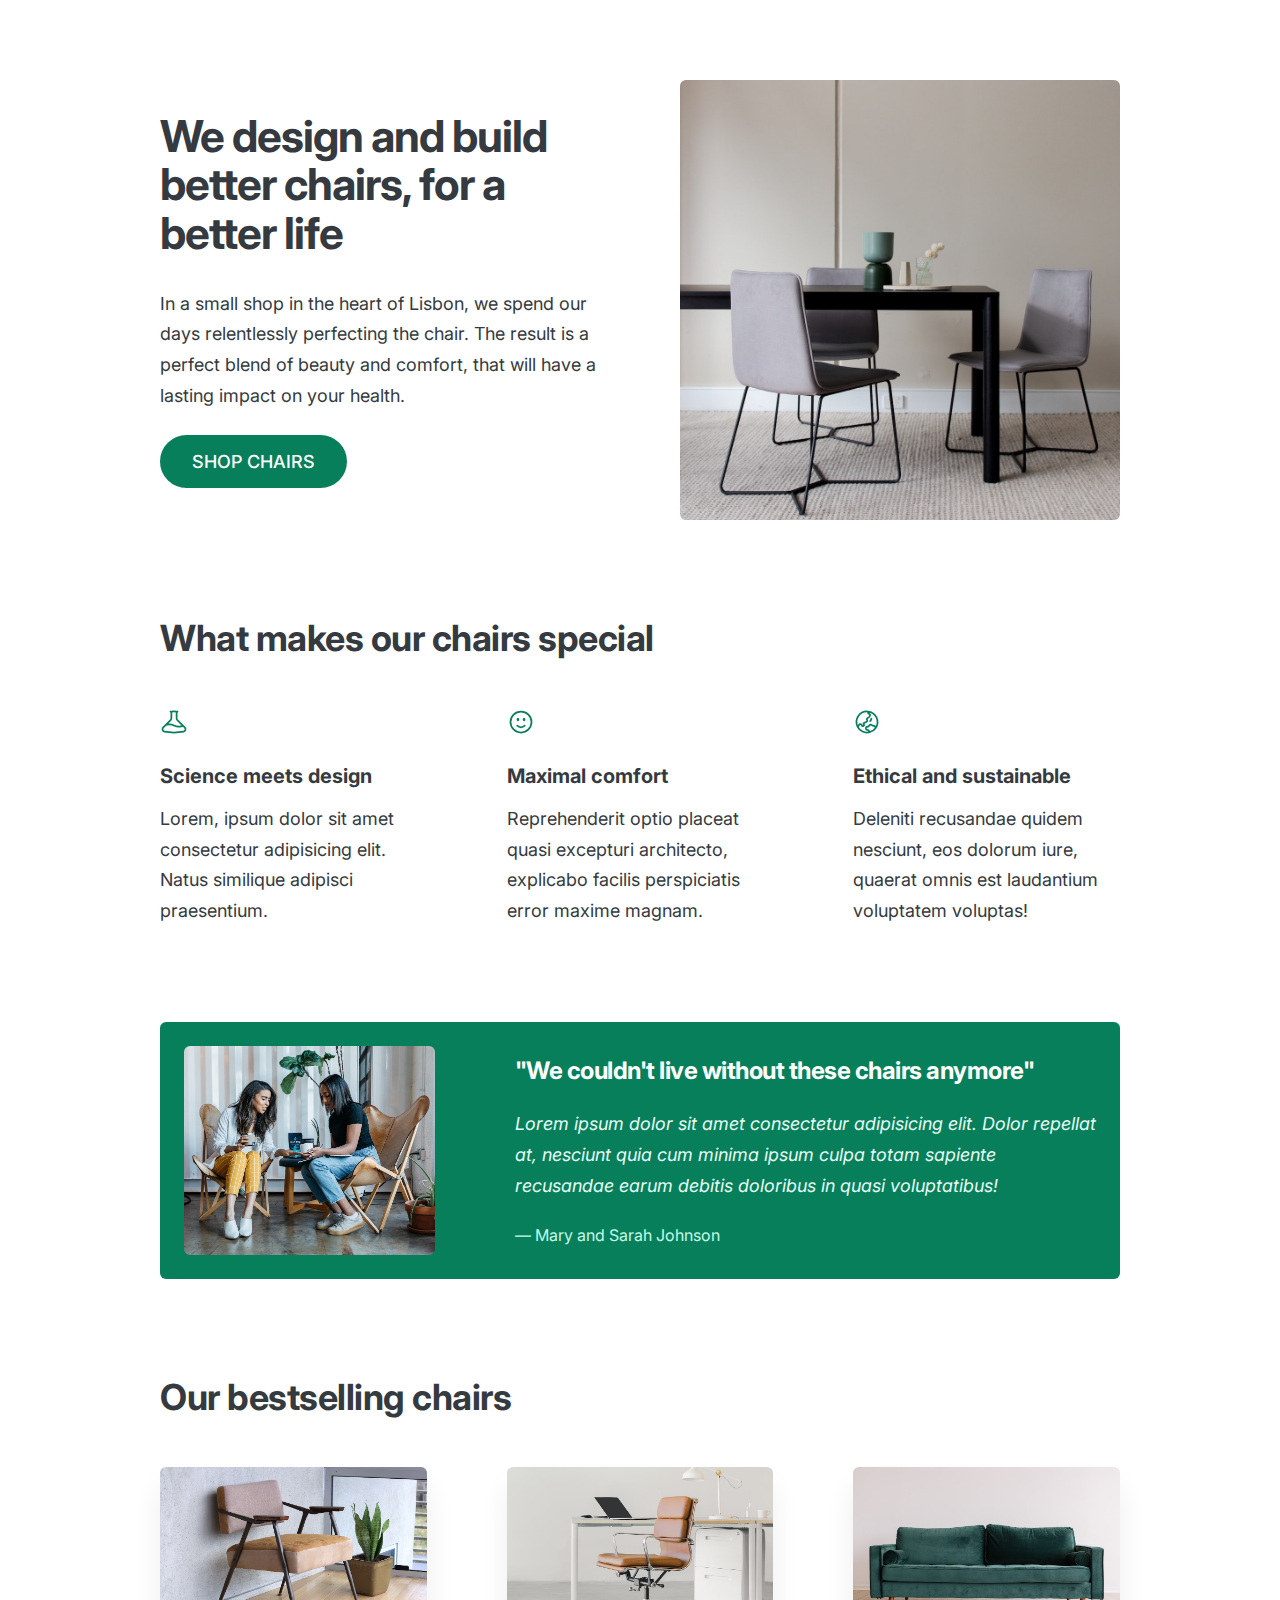
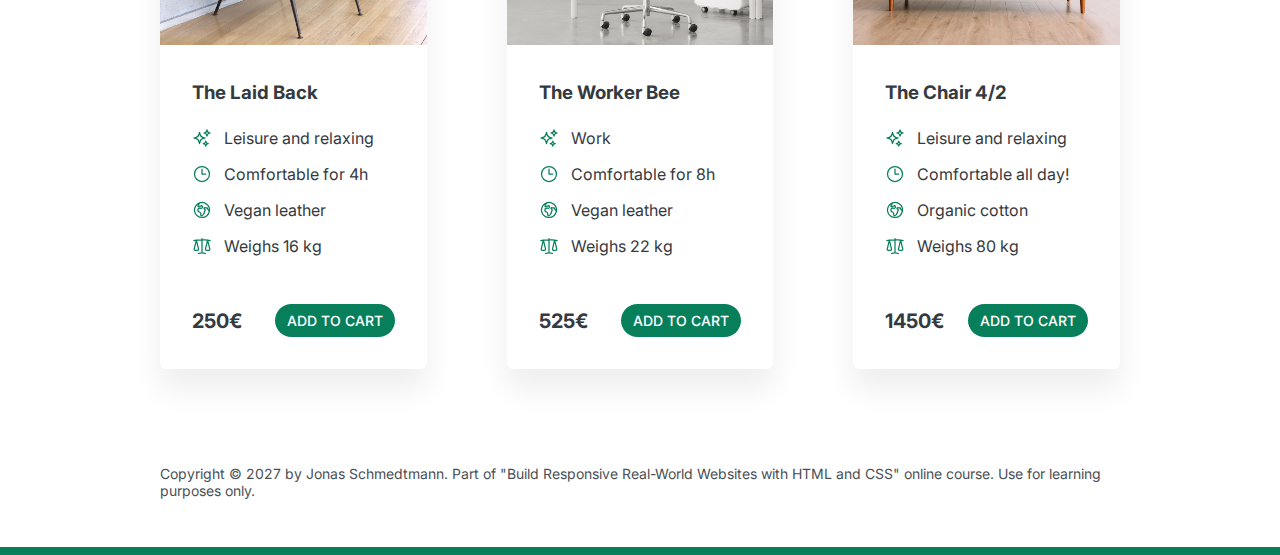
<file: pratice-code/web design/index.html>
<!DOCTYPE html>
<html lang="en">
  <head>
    <meta charset="UTF-8" />
    <meta http-equiv="X-UA-Compatible" content="IE=edge" />
    <meta name="viewport" content="width=device-width, initial-scale=1.0" />

    <link rel="preconnect" href="https://fonts.googleapis.com" />
    <link rel="preconnect" href="https://fonts.gstatic.com" crossorigin />
    <link
      href="https://fonts.googleapis.com/css2?family=Inter:wght@400;500;700&display=swap"
      rel="stylesheet"
    />

    <link rel="stylesheet" href="style.css" />
    <title>Lisbon Chair Shop</title>
  </head>
  <body>
    <div class="container">
      <header>
        <div class="header-text-box">
          <h1>We design and build better chairs, for a better life</h1>
          <p class="header-text">
            In a small shop in the heart of Lisbon, we spend our days
            relentlessly perfecting the chair. The result is a perfect blend of
            beauty and comfort, that will have a lasting impact on your health.
          </p>
          <a class="btn btn--big" href="#">Shop chairs</a>
        </div>
        <img src="hero.jpg" alt="Photo" />
      </header>

      <section>
        <h2>What makes our chairs special</h2>
        <div class="grid-3-cols">
          <div>
            <svg
              xmlns="http://www.w3.org/2000/svg"
              fill="none"
              viewBox="0 0 24 24"
              stroke-width="1.5"
              stroke="currentColor"
              class="features-icon"
            >
              <path
                stroke-linecap="round"
                stroke-linejoin="round"
                d="M9.75 3.104v5.714a2.25 2.25 0 0 1-.659 1.591L5 14.5M9.75 3.104c-.251.023-.501.05-.75.082m.75-.082a24.301 24.301 0 0 1 4.5 0m0 0v5.714c0 .597.237 1.17.659 1.591L19.8 15.3M14.25 3.104c.251.023.501.05.75.082M19.8 15.3l-1.57.393A9.065 9.065 0 0 1 12 15a9.065 9.065 0 0 0-6.23-.693L5 14.5m14.8.8 1.402 1.402c1.232 1.232.65 3.318-1.067 3.611A48.309 48.309 0 0 1 12 21c-2.773 0-5.491-.235-8.135-.687-1.718-.293-2.3-2.379-1.067-3.61L5 14.5"
              />
            </svg>

            <p class="features-title"><strong>Science meets design</strong></p>
            <p class="features-text">
              Lorem, ipsum dolor sit amet consectetur adipisicing elit. Natus
              similique adipisci praesentium.
            </p>
          </div>

          <div>
            <svg
              xmlns="http://www.w3.org/2000/svg"
              fill="none"
              viewBox="0 0 24 24"
              stroke-width="1.5"
              stroke="currentColor"
              class="features-icon"
            >
              <path
                stroke-linecap="round"
                stroke-linejoin="round"
                d="M15.182 15.182a4.5 4.5 0 0 1-6.364 0M21 12a9 9 0 1 1-18 0 9 9 0 0 1 18 0ZM9.75 9.75c0 .414-.168.75-.375.75S9 10.164 9 9.75 9.168 9 9.375 9s.375.336.375.75Zm-.375 0h.008v.015h-.008V9.75Zm5.625 0c0 .414-.168.75-.375.75s-.375-.336-.375-.75.168-.75.375-.75.375.336.375.75Zm-.375 0h.008v.015h-.008V9.75Z"
              />
            </svg>

            <p class="features-title">
              <strong>Maximal comfort</strong>
            </p>
            <p class="features-text">
              Reprehenderit optio placeat quasi excepturi architecto, explicabo
              facilis perspiciatis error maxime magnam.
            </p>
          </div>

          <div>
            <svg
              xmlns="http://www.w3.org/2000/svg"
              fill="none"
              viewBox="0 0 24 24"
              stroke-width="1.5"
              stroke="currentColor"
              class="features-icon"
            >
              <path
                stroke-linecap="round"
                stroke-linejoin="round"
                d="M12.75 3.03v.568c0 .334.148.65.405.864l1.068.89c.442.369.535 1.01.216 1.49l-.51.766a2.25 2.25 0 0 1-1.161.886l-.143.048a1.107 1.107 0 0 0-.57 1.664c.369.555.169 1.307-.427 1.605L9 13.125l.423 1.059a.956.956 0 0 1-1.652.928l-.679-.906a1.125 1.125 0 0 0-1.906.172L4.5 15.75l-.612.153M12.75 3.031a9 9 0 0 0-8.862 12.872M12.75 3.031a9 9 0 0 1 6.69 14.036m0 0-.177-.529A2.25 2.25 0 0 0 17.128 15H16.5l-.324-.324a1.453 1.453 0 0 0-2.328.377l-.036.073a1.586 1.586 0 0 1-.982.816l-.99.282c-.55.157-.894.702-.8 1.267l.073.438c.08.474.49.821.97.821.846 0 1.598.542 1.865 1.345l.215.643m5.276-3.67a9.012 9.012 0 0 1-5.276 3.67m0 0a9 9 0 0 1-10.275-4.835M15.75 9c0 .896-.393 1.7-1.016 2.25"
              />
            </svg>

            <p class="features-title">
              <strong>Ethical and sustainable</strong>
            </p>
            <p class="features-text">
              Deleniti recusandae quidem nesciunt, eos dolorum iure, quaerat
              omnis est laudantium voluptatem voluptas!
            </p>
          </div>
        </div>
      </section>

      <section class="testimonial-section">
        <div class="grid-3-cols">
          <img src="customers.jpg" alt="People sitting on chairs" />
          <div class="testimonial-box">
            <h2>"We couldn't live without these chairs anymore"</h2>
            <blockquote class="testimonial-text">
              Lorem ipsum dolor sit amet consectetur adipisicing elit. Dolor
              repellat at, nesciunt quia cum minima ipsum culpa totam sapiente
              recusandae earum debitis doloribus in quasi voluptatibus!
            </blockquote>
            <p class="testimonial-author">&mdash; Mary and Sarah Johnson</p>
          </div>
        </div>
      </section>

      <section>
        <h2>Our bestselling chairs</h2>
        <div class="grid-3-cols">
          <figure class="chair">
            <img src="chair-1.jpg" alt="Chair" />
            <div class="chair-box">
              <h3>The Laid Back</h3>
              <ul class="chair-details">
                <li>
                  <svg
                    xmlns="http://www.w3.org/2000/svg"
                    fill="none"
                    viewBox="0 0 24 24"
                    stroke-width="1.5"
                    stroke="currentColor"
                    class="chair-icon"
                  >
                    <path
                      stroke-linecap="round"
                      stroke-linejoin="round"
                      d="M9.813 15.904 9 18.75l-.813-2.846a4.5 4.5 0 0 0-3.09-3.09L2.25 12l2.846-.813a4.5 4.5 0 0 0 3.09-3.09L9 5.25l.813 2.846a4.5 4.5 0 0 0 3.09 3.09L15.75 12l-2.846.813a4.5 4.5 0 0 0-3.09 3.09ZM18.259 8.715 18 9.75l-.259-1.035a3.375 3.375 0 0 0-2.455-2.456L14.25 6l1.036-.259a3.375 3.375 0 0 0 2.455-2.456L18 2.25l.259 1.035a3.375 3.375 0 0 0 2.456 2.456L21.75 6l-1.035.259a3.375 3.375 0 0 0-2.456 2.456ZM16.894 20.567 16.5 21.75l-.394-1.183a2.25 2.25 0 0 0-1.423-1.423L13.5 18.75l1.183-.394a2.25 2.25 0 0 0 1.423-1.423l.394-1.183.394 1.183a2.25 2.25 0 0 0 1.423 1.423l1.183.394-1.183.394a2.25 2.25 0 0 0-1.423 1.423Z"
                    />
                  </svg>
                  <!-- Span is a generic INLINE text element, it doesn't have any meaning. It's like a div element, but inline -->
                  <span>Leisure and relaxing</span>
                </li>
                <li>
                  <svg
                    xmlns="http://www.w3.org/2000/svg"
                    fill="none"
                    viewBox="0 0 24 24"
                    stroke-width="1.5"
                    stroke="currentColor"
                    class="chair-icon"
                  >
                    <path
                      stroke-linecap="round"
                      stroke-linejoin="round"
                      d="M12 6v6h4.5m4.5 0a9 9 0 1 1-18 0 9 9 0 0 1 18 0Z"
                    />
                  </svg>

                  <span>Comfortable for 4h</span>
                </li>
                <li>
                  <svg
                    xmlns="http://www.w3.org/2000/svg"
                    fill="none"
                    viewBox="0 0 24 24"
                    stroke-width="1.5"
                    stroke="currentColor"
                    class="chair-icon"
                  >
                    <path
                      stroke-linecap="round"
                      stroke-linejoin="round"
                      d="m20.893 13.393-1.135-1.135a2.252 2.252 0 0 1-.421-.585l-1.08-2.16a.414.414 0 0 0-.663-.107.827.827 0 0 1-.812.21l-1.273-.363a.89.89 0 0 0-.738 1.595l.587.39c.59.395.674 1.23.172 1.732l-.2.2c-.212.212-.33.498-.33.796v.41c0 .409-.11.809-.32 1.158l-1.315 2.191a2.11 2.11 0 0 1-1.81 1.025 1.055 1.055 0 0 1-1.055-1.055v-1.172c0-.92-.56-1.747-1.414-2.089l-.655-.261a2.25 2.25 0 0 1-1.383-2.46l.007-.042a2.25 2.25 0 0 1 .29-.787l.09-.15a2.25 2.25 0 0 1 2.37-1.048l1.178.236a1.125 1.125 0 0 0 1.302-.795l.208-.73a1.125 1.125 0 0 0-.578-1.315l-.665-.332-.091.091a2.25 2.25 0 0 1-1.591.659h-.18c-.249 0-.487.1-.662.274a.931.931 0 0 1-1.458-1.137l1.411-2.353a2.25 2.25 0 0 0 .286-.76m11.928 9.869A9 9 0 0 0 8.965 3.525m11.928 9.868A9 9 0 1 1 8.965 3.525"
                    />
                  </svg>

                  <span>Vegan leather</span>
                </li>
                <li>
                  <svg
                    xmlns="http://www.w3.org/2000/svg"
                    fill="none"
                    viewBox="0 0 24 24"
                    stroke-width="1.5"
                    stroke="currentColor"
                    class="chair-icon"
                  >
                    <path
                      stroke-linecap="round"
                      stroke-linejoin="round"
                      d="M12 3v17.25m0 0c-1.472 0-2.882.265-4.185.75M12 20.25c1.472 0 2.882.265 4.185.75M18.75 4.97A48.416 48.416 0 0 0 12 4.5c-2.291 0-4.545.16-6.75.47m13.5 0c1.01.143 2.01.317 3 .52m-3-.52 2.62 10.726c.122.499-.106 1.028-.589 1.202a5.988 5.988 0 0 1-2.031.352 5.988 5.988 0 0 1-2.031-.352c-.483-.174-.711-.703-.59-1.202L18.75 4.971Zm-16.5.52c.99-.203 1.99-.377 3-.52m0 0 2.62 10.726c.122.499-.106 1.028-.589 1.202a5.989 5.989 0 0 1-2.031.352 5.989 5.989 0 0 1-2.031-.352c-.483-.174-.711-.703-.59-1.202L5.25 4.971Z"
                    />
                  </svg>

                  <span>Weighs 16 kg</span>
                </li>
              </ul>
              <div class="chair-price">
                <strong>250€</strong>
                <a href="#" class="btn btn--small">Add to cart</a>
              </div>
            </div>
          </figure>

          <figure class="chair">
            <img src="chair-2.jpg" alt="Chair" />
            <div class="chair-box">
              <h3>The Worker Bee</h3>
              <ul class="chair-details">
                <li>
                  <svg
                    xmlns="http://www.w3.org/2000/svg"
                    fill="none"
                    viewBox="0 0 24 24"
                    stroke-width="1.5"
                    stroke="currentColor"
                    class="chair-icon"
                  >
                    <path
                      stroke-linecap="round"
                      stroke-linejoin="round"
                      d="M9.813 15.904 9 18.75l-.813-2.846a4.5 4.5 0 0 0-3.09-3.09L2.25 12l2.846-.813a4.5 4.5 0 0 0 3.09-3.09L9 5.25l.813 2.846a4.5 4.5 0 0 0 3.09 3.09L15.75 12l-2.846.813a4.5 4.5 0 0 0-3.09 3.09ZM18.259 8.715 18 9.75l-.259-1.035a3.375 3.375 0 0 0-2.455-2.456L14.25 6l1.036-.259a3.375 3.375 0 0 0 2.455-2.456L18 2.25l.259 1.035a3.375 3.375 0 0 0 2.456 2.456L21.75 6l-1.035.259a3.375 3.375 0 0 0-2.456 2.456ZM16.894 20.567 16.5 21.75l-.394-1.183a2.25 2.25 0 0 0-1.423-1.423L13.5 18.75l1.183-.394a2.25 2.25 0 0 0 1.423-1.423l.394-1.183.394 1.183a2.25 2.25 0 0 0 1.423 1.423l1.183.394-1.183.394a2.25 2.25 0 0 0-1.423 1.423Z"
                    />
                  </svg>
                  <span>Work</span>
                </li>
                <li>
                  <svg
                    xmlns="http://www.w3.org/2000/svg"
                    fill="none"
                    viewBox="0 0 24 24"
                    stroke-width="1.5"
                    stroke="currentColor"
                    class="chair-icon"
                  >
                    <path
                      stroke-linecap="round"
                      stroke-linejoin="round"
                      d="M12 6v6h4.5m4.5 0a9 9 0 1 1-18 0 9 9 0 0 1 18 0Z"
                    />
                  </svg>
                  <span>Comfortable for 8h</span>
                </li>
                <li>
                  <svg
                    xmlns="http://www.w3.org/2000/svg"
                    fill="none"
                    viewBox="0 0 24 24"
                    stroke-width="1.5"
                    stroke="currentColor"
                    class="chair-icon"
                  >
                    <path
                      stroke-linecap="round"
                      stroke-linejoin="round"
                      d="m20.893 13.393-1.135-1.135a2.252 2.252 0 0 1-.421-.585l-1.08-2.16a.414.414 0 0 0-.663-.107.827.827 0 0 1-.812.21l-1.273-.363a.89.89 0 0 0-.738 1.595l.587.39c.59.395.674 1.23.172 1.732l-.2.2c-.212.212-.33.498-.33.796v.41c0 .409-.11.809-.32 1.158l-1.315 2.191a2.11 2.11 0 0 1-1.81 1.025 1.055 1.055 0 0 1-1.055-1.055v-1.172c0-.92-.56-1.747-1.414-2.089l-.655-.261a2.25 2.25 0 0 1-1.383-2.46l.007-.042a2.25 2.25 0 0 1 .29-.787l.09-.15a2.25 2.25 0 0 1 2.37-1.048l1.178.236a1.125 1.125 0 0 0 1.302-.795l.208-.73a1.125 1.125 0 0 0-.578-1.315l-.665-.332-.091.091a2.25 2.25 0 0 1-1.591.659h-.18c-.249 0-.487.1-.662.274a.931.931 0 0 1-1.458-1.137l1.411-2.353a2.25 2.25 0 0 0 .286-.76m11.928 9.869A9 9 0 0 0 8.965 3.525m11.928 9.868A9 9 0 1 1 8.965 3.525"
                    />
                  </svg>
                  <span>Vegan leather</span>
                </li>
                <li>
                  <svg
                    xmlns="http://www.w3.org/2000/svg"
                    fill="none"
                    viewBox="0 0 24 24"
                    stroke-width="1.5"
                    stroke="currentColor"
                    class="chair-icon"
                  >
                    <path
                      stroke-linecap="round"
                      stroke-linejoin="round"
                      d="M12 3v17.25m0 0c-1.472 0-2.882.265-4.185.75M12 20.25c1.472 0 2.882.265 4.185.75M18.75 4.97A48.416 48.416 0 0 0 12 4.5c-2.291 0-4.545.16-6.75.47m13.5 0c1.01.143 2.01.317 3 .52m-3-.52 2.62 10.726c.122.499-.106 1.028-.589 1.202a5.988 5.988 0 0 1-2.031.352 5.988 5.988 0 0 1-2.031-.352c-.483-.174-.711-.703-.59-1.202L18.75 4.971Zm-16.5.52c.99-.203 1.99-.377 3-.52m0 0 2.62 10.726c.122.499-.106 1.028-.589 1.202a5.989 5.989 0 0 1-2.031.352 5.989 5.989 0 0 1-2.031-.352c-.483-.174-.711-.703-.59-1.202L5.25 4.971Z"
                    />
                  </svg>
                  <span>Weighs 22 kg</span>
                </li>
              </ul>
              <div class="chair-price">
                <strong>525€</strong>
                <a href="#" class="btn btn--small">Add to cart</a>
              </div>
            </div>
          </figure>

          <figure class="chair">
            <img src="chair-3.jpg" alt="Chair" />
            <div class="chair-box">
              <h3>The Chair 4/2</h3>
              <ul class="chair-details">
                <li>
                  <svg
                    xmlns="http://www.w3.org/2000/svg"
                    fill="none"
                    viewBox="0 0 24 24"
                    stroke-width="1.5"
                    stroke="currentColor"
                    class="chair-icon"
                  >
                    <path
                      stroke-linecap="round"
                      stroke-linejoin="round"
                      d="M9.813 15.904 9 18.75l-.813-2.846a4.5 4.5 0 0 0-3.09-3.09L2.25 12l2.846-.813a4.5 4.5 0 0 0 3.09-3.09L9 5.25l.813 2.846a4.5 4.5 0 0 0 3.09 3.09L15.75 12l-2.846.813a4.5 4.5 0 0 0-3.09 3.09ZM18.259 8.715 18 9.75l-.259-1.035a3.375 3.375 0 0 0-2.455-2.456L14.25 6l1.036-.259a3.375 3.375 0 0 0 2.455-2.456L18 2.25l.259 1.035a3.375 3.375 0 0 0 2.456 2.456L21.75 6l-1.035.259a3.375 3.375 0 0 0-2.456 2.456ZM16.894 20.567 16.5 21.75l-.394-1.183a2.25 2.25 0 0 0-1.423-1.423L13.5 18.75l1.183-.394a2.25 2.25 0 0 0 1.423-1.423l.394-1.183.394 1.183a2.25 2.25 0 0 0 1.423 1.423l1.183.394-1.183.394a2.25 2.25 0 0 0-1.423 1.423Z"
                    />
                  </svg>
                  <span>Leisure and relaxing</span>
                </li>
                <li>
                  <svg
                    xmlns="http://www.w3.org/2000/svg"
                    fill="none"
                    viewBox="0 0 24 24"
                    stroke-width="1.5"
                    stroke="currentColor"
                    class="chair-icon"
                  >
                    <path
                      stroke-linecap="round"
                      stroke-linejoin="round"
                      d="M12 6v6h4.5m4.5 0a9 9 0 1 1-18 0 9 9 0 0 1 18 0Z"
                    />
                  </svg>
                  <span>Comfortable all day!</span>
                </li>
                <li>
                  <svg
                    xmlns="http://www.w3.org/2000/svg"
                    fill="none"
                    viewBox="0 0 24 24"
                    stroke-width="1.5"
                    stroke="currentColor"
                    class="chair-icon"
                  >
                    <path
                      stroke-linecap="round"
                      stroke-linejoin="round"
                      d="m20.893 13.393-1.135-1.135a2.252 2.252 0 0 1-.421-.585l-1.08-2.16a.414.414 0 0 0-.663-.107.827.827 0 0 1-.812.21l-1.273-.363a.89.89 0 0 0-.738 1.595l.587.39c.59.395.674 1.23.172 1.732l-.2.2c-.212.212-.33.498-.33.796v.41c0 .409-.11.809-.32 1.158l-1.315 2.191a2.11 2.11 0 0 1-1.81 1.025 1.055 1.055 0 0 1-1.055-1.055v-1.172c0-.92-.56-1.747-1.414-2.089l-.655-.261a2.25 2.25 0 0 1-1.383-2.46l.007-.042a2.25 2.25 0 0 1 .29-.787l.09-.15a2.25 2.25 0 0 1 2.37-1.048l1.178.236a1.125 1.125 0 0 0 1.302-.795l.208-.73a1.125 1.125 0 0 0-.578-1.315l-.665-.332-.091.091a2.25 2.25 0 0 1-1.591.659h-.18c-.249 0-.487.1-.662.274a.931.931 0 0 1-1.458-1.137l1.411-2.353a2.25 2.25 0 0 0 .286-.76m11.928 9.869A9 9 0 0 0 8.965 3.525m11.928 9.868A9 9 0 1 1 8.965 3.525"
                    />
                  </svg>
                  <span>Organic cotton</span>
                </li>
                <li>
                  <svg
                    xmlns="http://www.w3.org/2000/svg"
                    fill="none"
                    viewBox="0 0 24 24"
                    stroke-width="1.5"
                    stroke="currentColor"
                    class="chair-icon"
                  >
                    <path
                      stroke-linecap="round"
                      stroke-linejoin="round"
                      d="M12 3v17.25m0 0c-1.472 0-2.882.265-4.185.75M12 20.25c1.472 0 2.882.265 4.185.75M18.75 4.97A48.416 48.416 0 0 0 12 4.5c-2.291 0-4.545.16-6.75.47m13.5 0c1.01.143 2.01.317 3 .52m-3-.52 2.62 10.726c.122.499-.106 1.028-.589 1.202a5.988 5.988 0 0 1-2.031.352 5.988 5.988 0 0 1-2.031-.352c-.483-.174-.711-.703-.59-1.202L18.75 4.971Zm-16.5.52c.99-.203 1.99-.377 3-.52m0 0 2.62 10.726c.122.499-.106 1.028-.589 1.202a5.989 5.989 0 0 1-2.031.352 5.989 5.989 0 0 1-2.031-.352c-.483-.174-.711-.703-.59-1.202L5.25 4.971Z"
                    />
                  </svg>
                  <span>Weighs 80 kg</span>
                </li>
              </ul>
              <div class="chair-price">
                <strong>1450€</strong>
                <a href="#" class="btn btn--small">Add to cart</a>
              </div>
            </div>
          </figure>
        </div>
      </section>

      <footer>
        Copyright &copy; 2027 by Jonas Schmedtmann. Part of "Build Responsive
        Real-World Websites with HTML and CSS" online course. Use for learning
        purposes only.
      </footer>
    </div>
  </body>
</html>
</file>
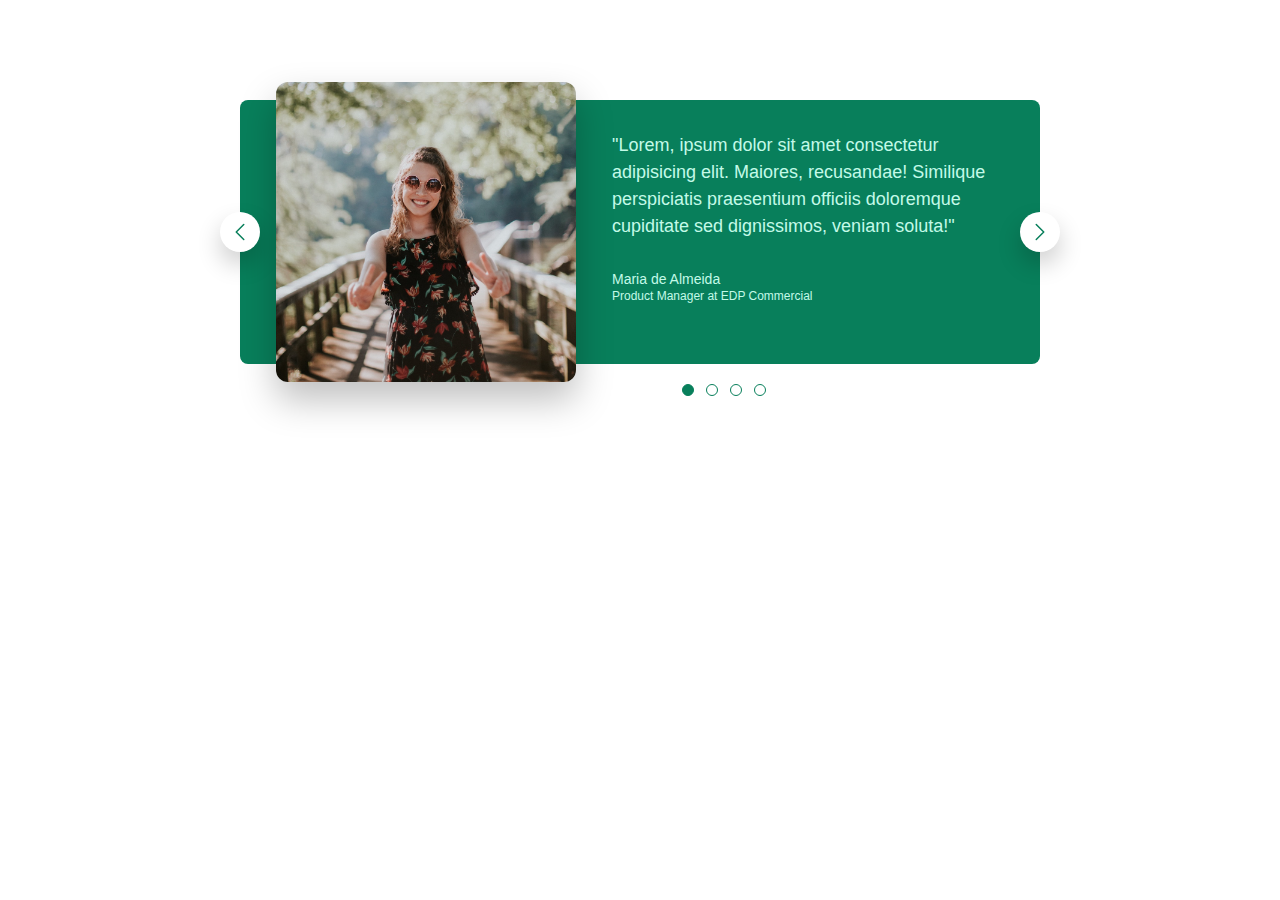
<file: pratice-code/Component Design/carousel/index.html>
<!DOCTYPE html>
<html lang="en">
  <head>
    <meta charset="UTF-8" />
    <meta name="viewport" content="width=device-width, initial-scale=1.0" />
    <title>Carousel</title>

    <link rel="stylesheet" href="./carousel.css" />
  </head>
  <body>
    <div class="carousel">
      <img src="../maria.jpg" alt="Maria de Almeida" />
      <blockquote class="testimonial">
        <p class="testimonial-text">
          "Lorem, ipsum dolor sit amet consectetur adipisicing elit. Maiores,
          recusandae! Similique perspiciatis praesentium officiis doloremque
          cupiditate sed dignissimos, veniam soluta!"
        </p>
        <p class="testimonial-author">Maria de Almeida</p>
        <p class="testimonial-job">Product Manager at EDP Commercial</p>
      </blockquote>
      <button class="btn btn--left">
        <svg
          xmlns="http://www.w3.org/2000/svg"
          fill="none"
          viewBox="0 0 24 24"
          stroke-width="1.5"
          stroke="currentColor"
          class="btn-icon"
        >
          <path
            stroke-linecap="round"
            stroke-linejoin="round"
            d="M15.75 19.5 8.25 12l7.5-7.5"
          />
        </svg>
      </button>
      <button class="btn btn--right">
        <svg
          xmlns="http://www.w3.org/2000/svg"
          fill="none"
          viewBox="0 0 24 24"
          stroke-width="1.5"
          stroke="currentColor"
          class="btn-icon"
        >
          <path
            stroke-linecap="round"
            stroke-linejoin="round"
            d="m8.25 4.5 7.5 7.5-7.5 7.5"
          />
        </svg>
      </button>
      <div class="dots">
        <button class="dot dot--fill">&nbsp;</button>
        <button class="dot">&nbsp;</button>
        <button class="dot">&nbsp;</button>
        <button class="dot">&nbsp;</button>
      </div>
    </div>
  </body>
</html>
</file>
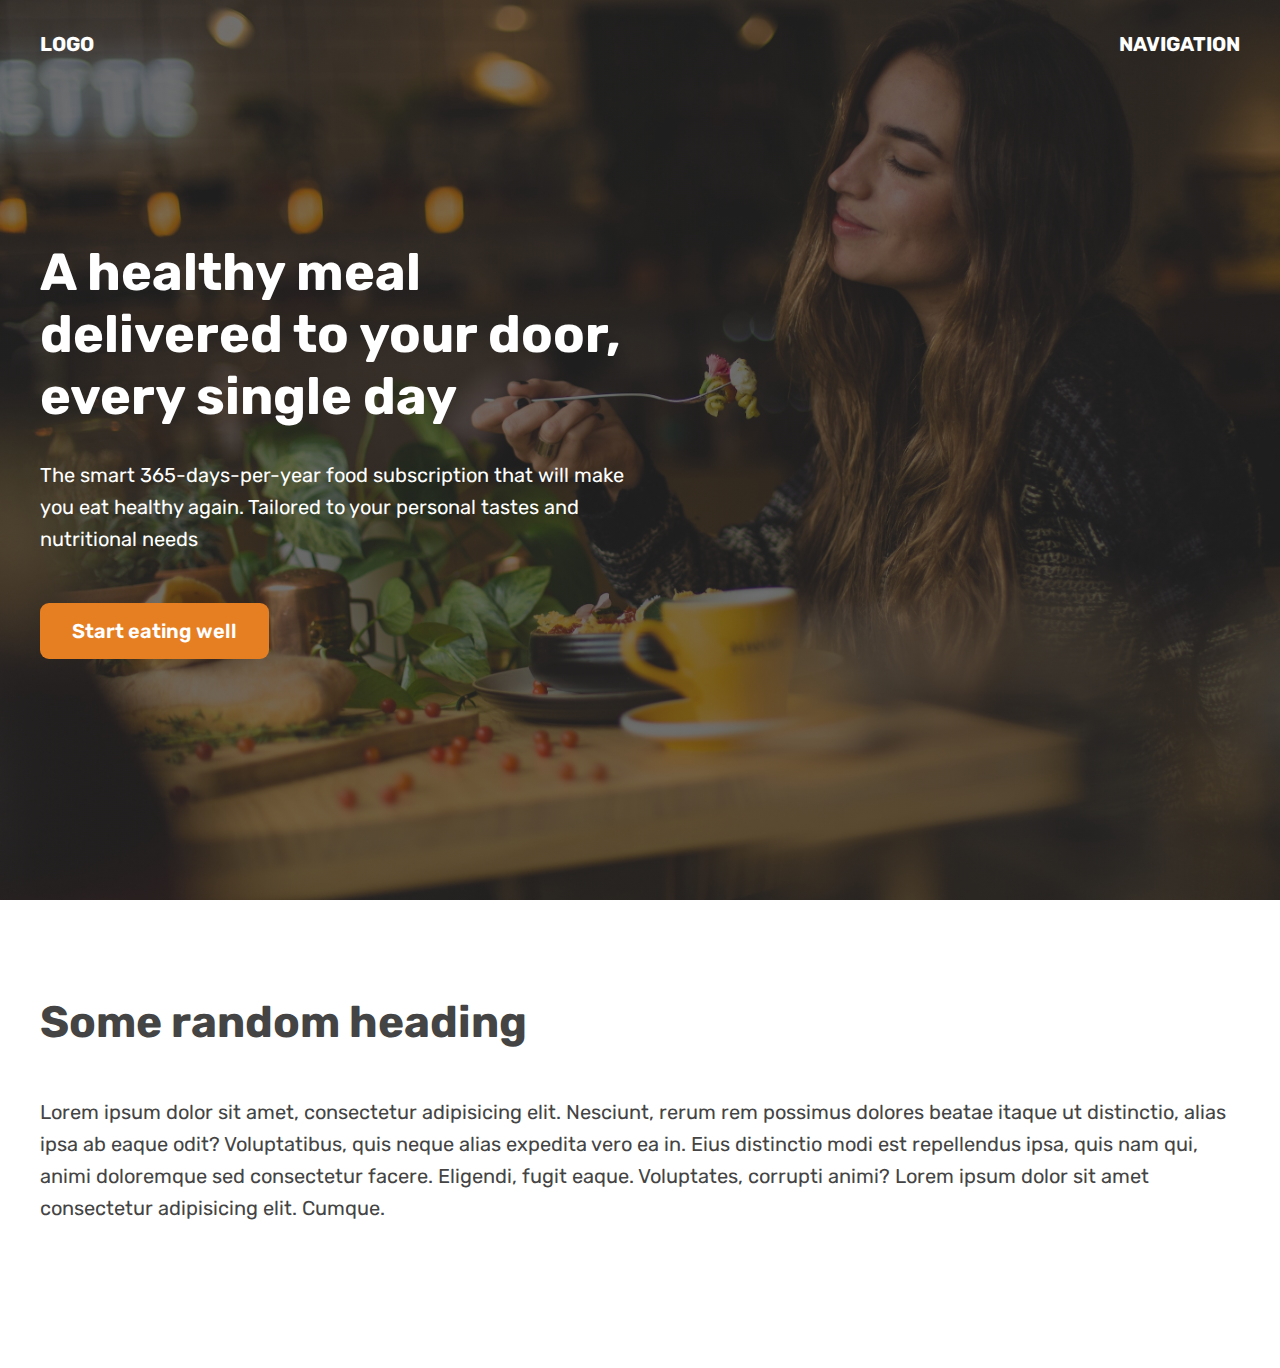
<file: pratice-code/Component Design/hero-section/index.html>
<!DOCTYPE html>
<html lang="en">
  <head>
    <meta charset="UTF-8" />
    <meta name="viewport" content="width=device-width, initial-scale=1.0" />
    <link rel="preconnect" href="https://fonts.googleapis.com" />
    <link rel="preconnect" href="https://fonts.gstatic.com" crossorigin />
    <link
      href="https://fonts.googleapis.com/css2?family=Rubik:ital,wght@0,300..900;1,300..900&display=swap"
      rel="stylesheet"
    />
    <link rel="stylesheet" href="./style.css" />
    <title>Omnifood Hero Section</title>
  </head>
  <body>
    <header>
      <nav class="container">
        <div>LOGO</div>
        <div>NAVIGATION</div>
      </nav>

      <div class="header-container">
        <div class="header-container-inner">
          <h1>A healthy meal delivered to your door, every single day</h1>
          <p>
            The smart 365-days-per-year food subscription that will make you eat
            healthy again. Tailored to your personal tastes and nutritional
            needs
          </p>
          <a href="#" class="btn">Start eating well</a>
        </div>
      </div>
    </header>

    <section>
      <div class="container">
        <h2>Some random heading</h2>
        <p>
          Lorem ipsum dolor sit amet, consectetur adipisicing elit. Nesciunt,
          rerum rem possimus dolores beatae itaque ut distinctio, alias ipsa ab
          eaque odit? Voluptatibus, quis neque alias expedita vero ea in. Eius
          distinctio modi est repellendus ipsa, quis nam qui, animi doloremque
          sed consectetur facere. Eligendi, fugit eaque. Voluptates, corrupti
          animi? Lorem ipsum dolor sit amet consectetur adipisicing elit.
          Cumque.
        </p>
      </div>
    </section>
  </body>
</html>
</file>
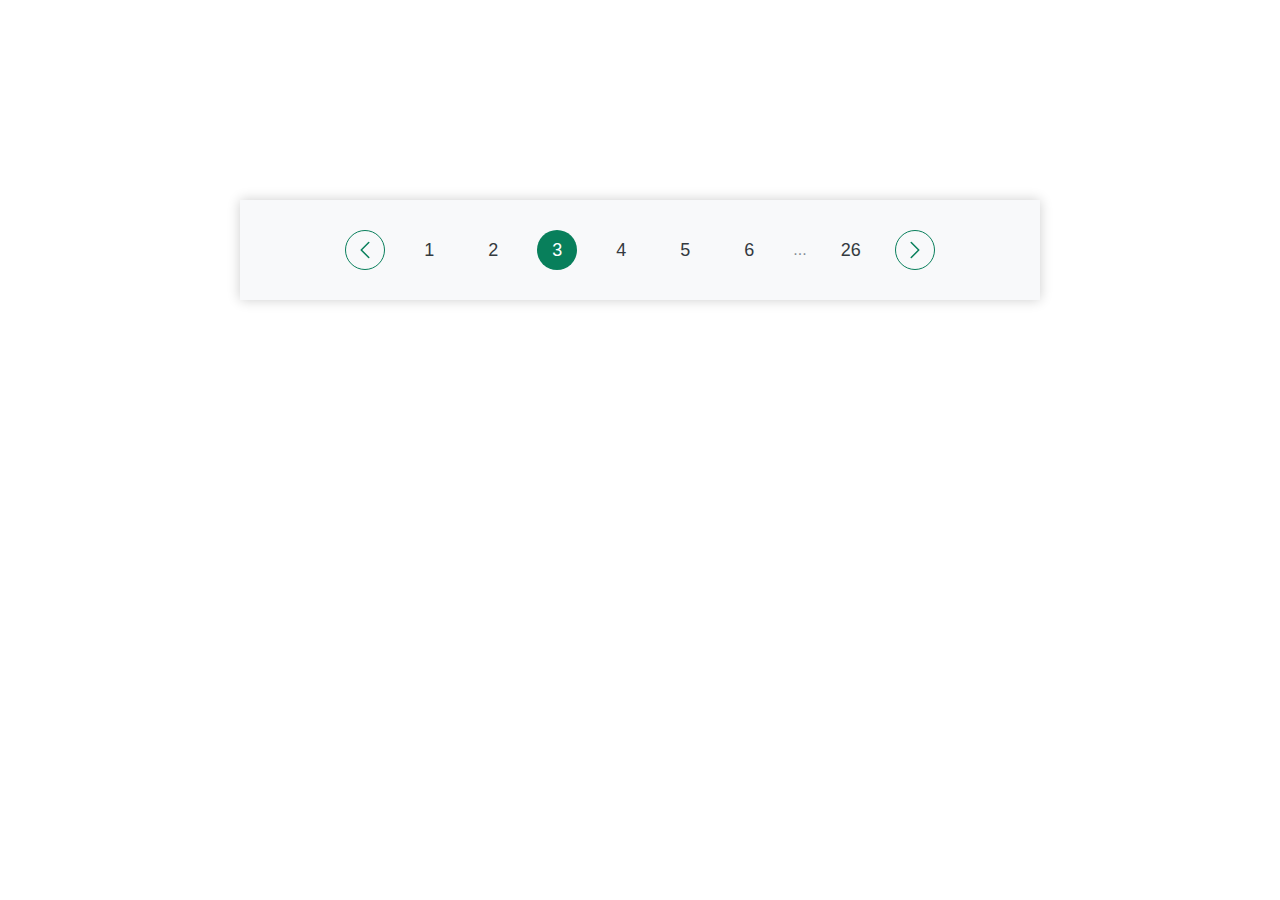
<file: pratice-code/Component Design/Pagination/index.html>
<!DOCTYPE html>
<html lang="en">
  <head>
    <meta charset="UTF-8" />
    <meta name="viewport" content="width=device-width, initial-scale=1.0" />
    <link rel="stylesheet" href="./style.css" />
    <title>Pagination</title>
  </head>
  <body>
    <div class="pagination-container">
      <button class="btn chevron">
        <svg
          xmlns="http://www.w3.org/2000/svg"
          fill="none"
          viewBox="0 0 24 24"
          stroke-width="1.5"
          stroke="currentColor"
          class="icon"
        >
          <path
            stroke-linecap="round"
            stroke-linejoin="round"
            d="M15.75 19.5 8.25 12l7.5-7.5"
          />    
        </svg>
      </button>
      <a href='#' class="page-link">1</a>
      <a href='#' class="page-link">2</a>
      <a href='#' class="page-link page-link--active">3</a>
      <a href='#' class="page-link">4</a>
      <a href='#' class="page-link">5</a>
      <a href='#' class="page-link">6</a>
      <!-- <a href='#' class="page-link">...</a> -->
      <span class="dots">...</span>
      <a href='#' class="page-link">26</a>
      <button class="btn chevron">
        <svg
          xmlns="http://www.w3.org/2000/svg"
          fill="none"
          viewBox="0 0 24 24"
          stroke-width="1.5"
          stroke="currentColor"
          class="icon"
        >
          <path
            stroke-linecap="round"
            stroke-linejoin="round"
            d="m8.25 4.5 7.5 7.5-7.5 7.5"
          />
        </svg>
      </button>
    </div>
  </body>
</html>
</file>
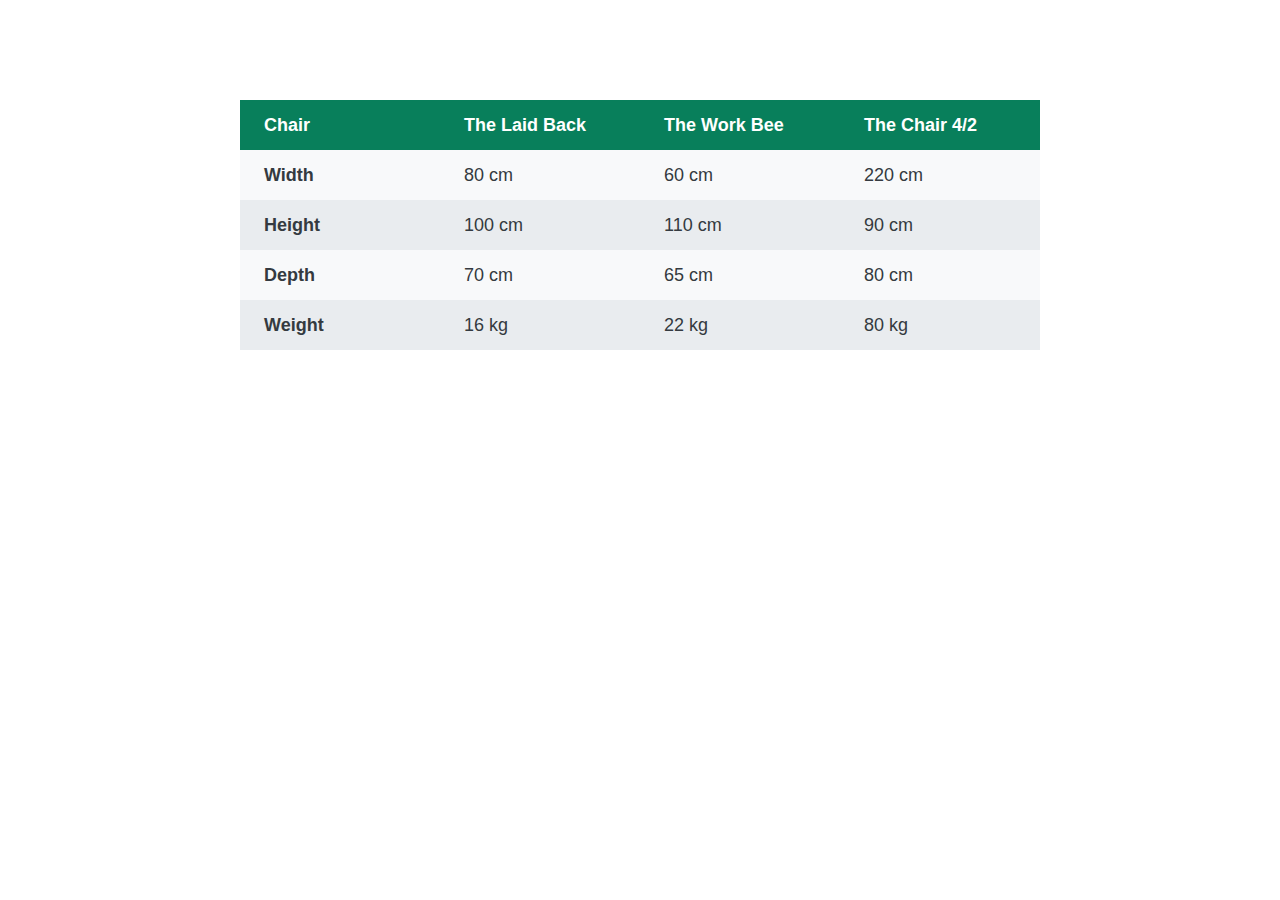
<file: pratice-code/Component Design/table/index.html>
<!DOCTYPE html>
<html lang="en">
  <head>
    <meta charset="UTF-8" />
    <meta name="viewport" content="width=device-width, initial-scale=1.0" />
    <link rel="stylesheet" href="./table.css">
    <title>Table</title>
  </head>
  <body>
    <table>
      <thead>
        <tr>
          <th>Chair</th>
          <th>The Laid Back</th>
          <th>The Work Bee</th>
          <th>The Chair 4/2</th>
        </tr>
      </thead>
      <tbody>
        <tr>
          <th>Width</th>
          <td>80 cm</td>
          <td>60 cm</td>
          <td>220 cm</td>
        </tr>
        <tr>
          <th>Height</th>
          <td>100 cm</td>
          <td>110 cm</td>
          <td>90 cm</td>
        </tr>
        <tr>
          <th>Depth</th>
          <td>70 cm</td>
          <td>65 cm</td>
          <td>80 cm</td>
        </tr>
        <tr>
          <th>Weight</th>
          <td>16 kg</td>
          <td>22 kg</td>
          <td>80 kg</td>
        </tr>
      </tbody>
    </table>
  </body>
</html>
</file>
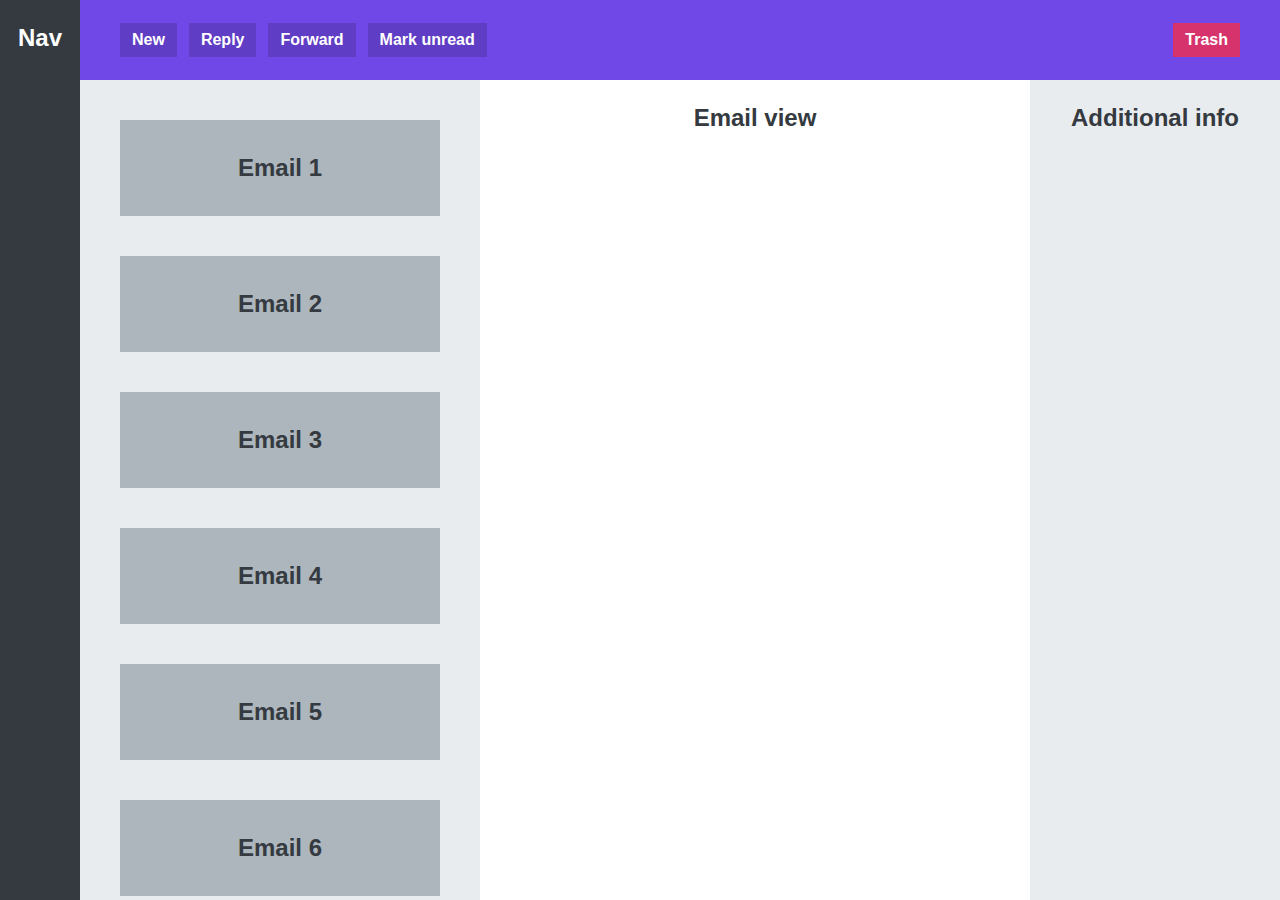
<file: pratice-code/Component Design/web-layout/index.html>
<!DOCTYPE html>
<html lang="en">
<head>
    <meta charset="UTF-8">
    <meta name="viewport" content="width=device-width, initial-scale=1.0">
    <link rel="stylesheet" href="./styles.css">
    <title>Web Layout</title>
</head>
<body>
    <nav>Nav</nav>
    <menu>
        <button>New</button>
        <button>Reply</button>
        <button>Forward</button>
        <button>Mark unread</button>
        <button>Trash</button>
    </menu>
    <section>
        <div class="email">Email 1</div>
        <div class="email">Email 2</div>
        <div class="email">Email 3</div>
        <div class="email">Email 4</div>
        <div class="email">Email 5</div>
        <div class="email">Email 6</div>
        <div class="email">Email 7</div>
        <div class="email">Email 8</div>
        <div class="email">Email 9</div>
        <div class="email">Email 10</div>
    </section>
    <main>Email view</main>
    <aside>Additional info</aside>
</body>
</html>
</file>
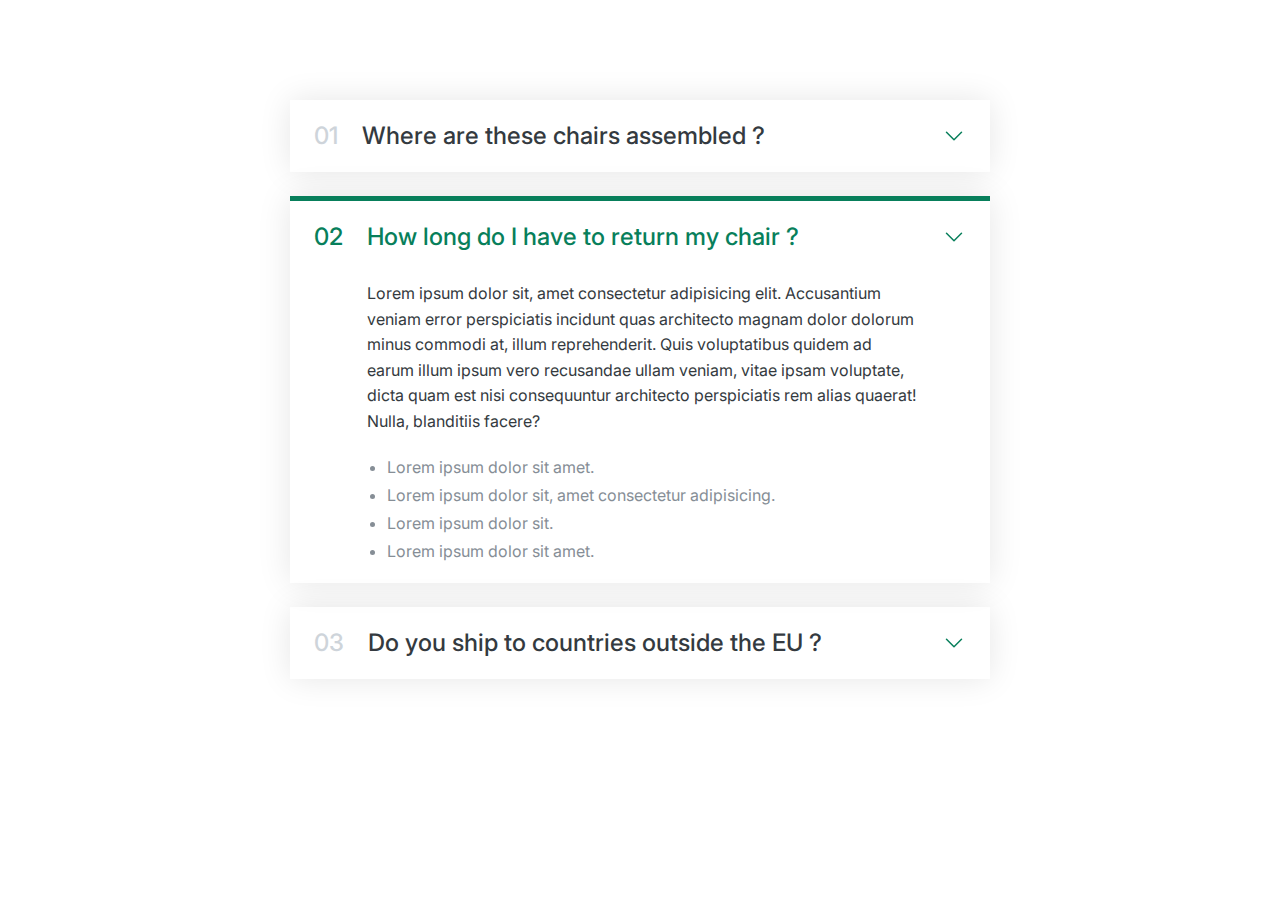
<file: pratice-code/component-design/accordian-1/index.html>
<!DOCTYPE html>
<html lang="en">
  <head>
    <meta charset="UTF-8" />
    <meta name="viewport" content="width=device-width, initial-scale=1.0" />
    <link
      href="https://fonts.googleapis.com/css2?family=Inter:wght@400;500;700&display=swap"
      rel="stylesheet"
    />
    <link rel="stylesheet" href="./accordian1.css" />

    <title>Accordian Component</title>
  </head>
  <body>
    <div class="accordian">
        <div class="item">
            <p class="number">01</p>
            <p class="text">Where are these chairs assembled ?</p>
            <svg
                xmlns="http://www.w3.org/2000/svg"
                fill="none"
                viewBox="0 0 24 24"
                stroke-width="1.5"
                stroke="currentColor"
                class="icon"
            >
                <path
                stroke-linecap="round"
                stroke-linejoin="round"
                d="m19.5 8.25-7.5 7.5-7.5-7.5"
                />
            </svg>
            <div class="hidden-box">
                <p>
                Lorem ipsum dolor sit, amet consectetur adipisicing elit. Accusantium veniam error perspiciatis incidunt quas architecto magnam dolor dolorum minus commodi at, illum reprehenderit. Quis voluptatibus quidem ad earum illum ipsum vero recusandae ullam veniam, vitae ipsam voluptate, dicta quam est nisi consequuntur architecto perspiciatis rem alias quaerat! Nulla, blanditiis facere?
                </p>
                <ul>
                    <li>Lorem ipsum dolor sit amet.</li>
                    <li>Lorem ipsum dolor sit, amet consectetur adipisicing.</li>
                    <li>Lorem ipsum dolor sit.</li>
                    <li>Lorem ipsum dolor sit amet.</li>
                </ul>
            </div>
        </div>

        <div class="item open">
            <p class="number">02</p>
            <p class="text">How long do I have to return my chair ?</p>
            <svg
                xmlns="http://www.w3.org/2000/svg"
                fill="none"
                viewBox="0 0 24 24"
                stroke-width="1.5"
                stroke="currentColor"
                class="icon"
            >
                <path
                stroke-linecap="round"
                stroke-linejoin="round"
                d="m19.5 8.25-7.5 7.5-7.5-7.5"
                />
            </svg>
            <div class="hidden-box">
                <p>
                Lorem ipsum dolor sit, amet consectetur adipisicing elit. Accusantium veniam error perspiciatis incidunt quas architecto magnam dolor dolorum minus commodi at, illum reprehenderit. Quis voluptatibus quidem ad earum illum ipsum vero recusandae ullam veniam, vitae ipsam voluptate, dicta quam est nisi consequuntur architecto perspiciatis rem alias quaerat! Nulla, blanditiis facere?
                </p>
                <ul>
                    <li>Lorem ipsum dolor sit amet.</li>
                    <li>Lorem ipsum dolor sit, amet consectetur adipisicing.</li>
                    <li>Lorem ipsum dolor sit.</li>
                    <li>Lorem ipsum dolor sit amet.</li>
                </ul>
            </div>
        </div>

        <div class="item">
            <p class="number">03</p>
            <p class="text">Do you ship to countries outside the EU ?</p>
            <svg
                xmlns="http://www.w3.org/2000/svg"
                fill="none"
                viewBox="0 0 24 24"
                stroke-width="1.5"
                stroke="currentColor"
                class="icon"
            >
                <path
                stroke-linecap="round"
                stroke-linejoin="round"
                d="m19.5 8.25-7.5 7.5-7.5-7.5"
                />
            </svg>
            <div class="hidden-box">
                <p>
                Lorem ipsum dolor sit, amet consectetur adipisicing elit. Accusantium veniam error perspiciatis incidunt quas architecto magnam dolor dolorum minus commodi at, illum reprehenderit. Quis voluptatibus quidem ad earum illum ipsum vero recusandae ullam veniam, vitae ipsam voluptate, dicta quam est nisi consequuntur architecto perspiciatis rem alias quaerat! Nulla, blanditiis facere?
                </p>
                <ul>
                    <li>Lorem ipsum dolor sit amet.</li>
                    <li>Lorem ipsum dolor sit, amet consectetur adipisicing.</li>
                    <li>Lorem ipsum dolor sit.</li>
                    <li>Lorem ipsum dolor sit amet.</li>
                </ul>
            </div>
        </div>
    </div>
  </body>
</html>
</file>
<file: pratice-code/web design/style.css>
/*
SPACING SYSTEM (px)
2 / 4 / 8 / 12 / 16 / 24 / 32 / 48 / 64 / 80 / 96 / 128

FONT SIZE SYSTEM (px)
10 / 12 / 14 / 16 / 18 / 20 / 24 / 30 / 36 / 44 / 52 / 62 / 74 / 86 / 98
*/

/* 
main color : #087f5b
grey : #343a40

*/

* {
  margin: 0;
  padding: 0;
  box-sizing: border-box;
}

/* ------------------------ */
/* GENERAL STYLES */
/* ------------------------ */
body {
  font-family: 'Inter', sans-serif;
  color: #343a40;
  border-bottom: 8px solid #087f5b;
}

.container {
  width: 960px;
  margin: 0 auto;
}

header,
section {
  margin-bottom: 96px;
}

h2 {
  margin-bottom: 48px;
  font-size: 36px;
  letter-spacing: -0.5px;
}

.grid-3-cols {
  display: grid;
  grid-template-columns: repeat(3, 1fr);
  column-gap: 80px;
}

.btn:link,
.btn:visited {
  background-color: #087f5b;
  color: #fff;
  font-weight: 500;
  text-decoration: none;
  text-transform: uppercase;
  display: inline-block;

  border-radius: 100px;
}

.btn:hover,
.btn:active {
  background-color: #099268;
}

.btn--big {
  font-size: 18px;
  padding: 16px 32px;
}

.btn--small {
  font-size: 14px;
  padding: 8px 12px;
}

img {
  border-radius: 6px;
}

/* ------------------------ */
/* COMPONENT STYLES */
/* ------------------------ */

/* HEADER */
header {
  display: grid;
  grid-template-columns: repeat(2, 1fr);
  column-gap: 80px;
  margin-top: 80px;
}

.header-text-box {
  align-self: center;
}

h1 {
  margin-bottom: 32px;
  font-size: 44px;
  line-height: 1.1;
  letter-spacing: -1px;
}

.header-text {
  margin-bottom: 24px;
  font-size: 18px;
  line-height: 1.7;
}

img {
  width: 100%;
}

/* FEATURES */
.features-icon {
  stroke: #087f5b;
  width: 28px;
  height: 28px;
  margin-bottom: 24px;
}

.features-title {
  margin-bottom: 16px;
  font-size: 20px;
}

.features-text {
  font-size: 18px;
  line-height: 1.7;
}

/* TESTIMONIAL */
.testimonial-section {
  background-color: #087f5b;
  color: #fff;
  padding: 24px;
  border-radius: 6px;
}

.testimonial-box {
  grid-column: 2 / -1;
  align-self: center;
}

.testimonial-box h2 {
  margin-bottom: 24px;
  font-size: 24px;
}

.testimonial-text {
  font-style: italic;
  margin-bottom: 24px;
  font-size: 18px;
  line-height: 1.7;
  color: #e6fcf5;
}

.testimonial-author {
  color: #c3fae8;
}

/* CHAIRS */
.chair {
  box-shadow: 0 20px 30px 0 rgba(0, 0, 0, 0.07);
  border-radius: 6px;
}

.chair img {
  border-bottom-left-radius: 0;
  border-bottom-right-radius: 0;
}

.chair-box {
  padding: 32px;
}

h3 {
  margin-bottom: 24px;
}

.chair-details {
  list-style: none;
  margin-bottom: 48px;
}

.chair-details li {
  display: flex;
  align-items: center;
  gap: 12px;
  margin-bottom: 16px;
}

.chair-details li:last-child {
  margin-bottom: 0;
}

.chair-icon {
  stroke: #087f5b;
  height: 20px;
  width: 20px;
}

.chair-price {
  display: flex;
  justify-content: space-between;
  font-size: 20px;
  align-items: center;
}

footer {
  margin-bottom: 48px;
  font-size: 14px;
  color: #495057;
}
</file>
<file: pratice-code/Component Design/carousel/carousel.css>
/*
SPACING SYSTEM (px)
2 / 4 / 8 / 12 / 16 / 24 / 32 / 48 / 64 / 80 / 96 / 128

FONT SIZE SYSTEM (px)
10 / 12 / 14 / 16 / 18 / 20 / 24 / 30 / 36 / 44 / 52 / 62 / 74 / 86 / 98
*/

/* 
main color : #087f5b
grey : #343a40

*/

* {
    margin: 0;
    padding: 0;
    box-sizing: border-box;
  }
  
  /* ------------------------ */
  /* GENERAL STYLES */
  /* ------------------------ */
  body {
    font-family: 'Inter', sans-serif;
    color: #343a40;
    line-height: 1;
    /* border-bottom: 8px solid #087f5b; */
  }

  .carousel {
    background-color: #087f5b;
    width: 800px;
    margin: 100px auto;
    border-radius: 8px;
    /* padding: 32px; */
    /* padding-left: 86px; */
    padding: 32px 48px 32px 86px;
    position: relative;
    

    display: flex;
    /* align-items: center; */
    gap: 86px;
  }

  img {
    height: 200px;
    border-radius: 8px;
    transform: scale(1.5);
    box-shadow: 0 12px 24px rgba(0, 0, 0, 0.25);
  }

  .btn{
    background-color: #fff;
    border: none;
    height: 40px;
    width: 40px;

    position: absolute;
    border-radius: 50%;
    box-shadow: 0 12px 24px rgba(0, 0, 0, 0.2);
    cursor: pointer;

    display: flex;
    align-items: center;
    justify-content: center;
  }

  .btn-icon{
    width: 24px;
    height: 24px;
    stroke: #087f5b;
  }

  .btn--left{
    left: 0;
    top: 50%;
    transform: translate(-50%, -50%);
  }

  .btn--right{
    right: 0;
    top: 50%;
    transform: translate(50%, -50%);
  }

  .dots{
    position: absolute;
    left: 50%;
    bottom: 0;
    transform: translate(50%, 32px);

    display: flex;
    gap: 12px;
  }

  .dot{
    background-color: #fff;
    border: 1px solid #087f5b;
    width: 12px;
    height: 12px;
    border-radius: 50%;
    cursor: pointer;
  }

  .dot--fill{
    background-color: #087f5b;
  }

  .testimonial{

  }

  .testimonial-text{
    font-size: 18px;
    font-weight: 500;
    line-height: 1.5;
    margin-bottom: 32px;
    color: #c3fae8;
  }

  .testimonial-author{
    font-size: 14px;
    margin-bottom: 4px;
    color: #c3fae8;
  }

  .testimonial-job{
    font-size: 12px;
    color: #c3fae8;
  }
</file>
<file: pratice-code/Component Design/hero-section/style.css>
*{
    margin: 0;
    padding: 0;
    box-sizing: border-box;
}

html {
    font-family: "Rubik", sans-serif;
    color: #444;
}

.container {
    margin: 0 auto;
    width: 1200px;  
}

header{
    /* background-color: aliceblue; */
    height: 100vh;
    position: relative;
    background-image: linear-gradient(rgba(34, 34, 34, 0.6), rgba(34, 34, 34, 0.6)) ,url('../hero.jpg');
    background-size: cover;
}

nav {
    font-size: 20px;
    font-weight: 700;
    display: flex;
    justify-content: space-between;
    color: #fff;
    padding-top: 32px;
    /* background-color: aquamarine; */
}

.header-container{
    width: 1200px;
    position: absolute;
    left: 50%;
    top: 50%;
    transform: translate(-50%, -50%);
}

.header-container-inner{
    width: 50%;
}

h1 {
    font-size: 52px;
    margin-bottom: 32px;
    color: #fff;
}

p {
    font-size: 20px;
    line-height: 1.6;
    margin-bottom: 48px;
    color: #fff;
}

.btn:link, .btn:visited {
    font-size: 20px;
    font-weight: 600;
    background-color: #e67e22;
    color: #fff;
    text-decoration: none;
    display: inline-block;
    padding: 16px 32px;
    border-radius: 9px;
}

h2 {
    font-size: 44px;
    margin-bottom: 48px;
}

section {
    padding: 96px 0;
    /* background-color: aquamarine; */
}

section p {
    color: #444
    ;
}
</file>
<file: pratice-code/Component Design/Pagination/style.css>
/*
SPACING SYSTEM (px)
2 / 4 / 8 / 12 / 16 / 24 / 32 / 48 / 64 / 80 / 96 / 128

FONT SIZE SYSTEM (px)
10 / 12 / 14 / 16 / 18 / 20 / 24 / 30 / 36 / 44 / 52 / 62 / 74 / 86 / 98
*/

/* 
main color : #087f5b
grey : #343a40

*/

* {
    margin: 0;
    padding: 0;
    box-sizing: border-box;
  }
  
  /* ------------------------ */
  /* GENERAL STYLES */
  /* ------------------------ */
  body {
    font-family: 'Inter', sans-serif;
    color: #343a40;
    line-height: 1;
    /* border-bottom: 8px solid #087f5b; */

    /* display: flex;
    justify-content: center; */
  }

  .pagination-container{
    width: 800px;
    height: 100px;
    margin: 200px auto;
    background-color: #f8f9fa;
    box-shadow: 0 0 12px rgba(0, 0, 0, 0.2);
    display: flex;
    gap: 24px;
    align-items: center;
    justify-content: center;
  }

  .btn{
    font-size: 18px;
    width: 40px;
    height: 40px;
    border: none;
    border-radius: 50%;
    background-color: #f8f9fa;
  }

  .page-link:link, .page-link:visited{
    font-size: 18px;
    color: #343a40;
    width: 40px;
    height: 40px;
    border: none;
    text-decoration: none;
    display: flex;
    align-items: center;
    justify-content: center;
    border-radius: 50%;
    background-color: #f8f9fa;
  }


  .btn:hover, .page-link:hover, .page-link:active, .page-link.page-link--active{
    background-color: #087f5b;
    color: #fff;
  }

  .chevron:hover .icon{
    stroke: #fff;
  }

  .chevron{
    border: 1px solid #087f5b;
    display: flex;
    align-items: center;
    justify-content: center;
  }

  .btn--active{
    background-color: #087f5b;
    color: #fff;
  }

  .icon{
    width: 24px;
    height: 24px;
    stroke: #087f5b;
  }

  .dots{
    color: #868e96;
  }
</file>
<file: pratice-code/Component Design/table/table.css>
/*
SPACING SYSTEM (px)
2 / 4 / 8 / 12 / 16 / 24 / 32 / 48 / 64 / 80 / 96 / 128

FONT SIZE SYSTEM (px)
10 / 12 / 14 / 16 / 18 / 20 / 24 / 30 / 36 / 44 / 52 / 62 / 74 / 86 / 98
*/

/* 
main color : #087f5b
grey : #343a40

*/

* {
    margin: 0;
    padding: 0;
    box-sizing: border-box;
  }
  
  /* ------------------------ */
  /* GENERAL STYLES */
  /* ------------------------ */
  body {
    font-family: 'Inter', sans-serif;
    color: #343a40;
    line-height: 1;
    /* border-bottom: 8px solid #087f5b; */

    display: flex;
    justify-content: center;
  }

  table {
    width: 800px;
    margin-top: 100px;
    /* background-color: beige; */
    /* border: 1px solid #343a40; */
    border-collapse: collapse;
    font-size: 18px;
  }

  td, th {
    /* border: 1px solid #343a40; */
    /* border: none; */
    padding: 16px 24px;
    text-align: left;
  }

  thead tr {
    background-color: #087f5b;
    color: #fff;
  }

  thead th{ 
    width: 25%;
  }

  tbody tr:nth-child(odd){
    background-color: #f8f9fa;
  }

  tbody tr:nth-child(even){
    background-color: #e9ecef;
  }
</file>
<file: pratice-code/Component Design/web-layout/styles.css>
* {
    margin: 0;
    padding: 0;
    box-sizing: border-box;
}

body {
    font-family: sans-serif;
    color: #343a40;
    font-size: 24px;
    height: 100vh;
    text-align: center;
    font-weight: bold;

    display: grid;
    grid-template-columns: 80px 400px 1fr 250px;
    grid-template-rows: 80px 1fr;
}

nav, section, main, aside {
    padding-top: 24px;
}

nav {
    background-color: #343a40;
    grid-row: 1 / -1;
    color: #fff
}

menu {
    background-color: #7048e8;
    color: #fff;
    grid-column: 2 / -1;
    display: flex;
    align-items: center;
    gap: 12px;
    padding: 0 40px;
}

button {
    font-size: 16px;
    background-color: #5f3dc4;
    font-weight: bold;
    display: inline-block;
    border: none;
    cursor: pointer;
    color: #fff;
    padding: 8px 12px;
}

button:last-child {
    background-color: #d6336c;
    margin-left: auto;
}

section {
    background-color: #e9ecef;
    padding: 40px;

    overflow: scroll;

    display: flex;
    flex-direction: column;
    gap: 40px;
}

.email{
    background-color: #adb5bd;
    height: 96px;

    flex-shrink: 0;
    display: flex;
    align-items: center;
    justify-content: center;
}

aside {
    background-color: #e9ecef;
}
</file>
<file: pratice-code/component-design/accordian-1/accordian1.css>
/*
SPACING SYSTEM (px)
2 / 4 / 8 / 12 / 16 / 24 / 32 / 48 / 64 / 80 / 96 / 128

FONT SIZE SYSTEM (px)
10 / 12 / 14 / 16 / 18 / 20 / 24 / 30 / 36 / 44 / 52 / 62 / 74 / 86 / 98
*/

/* 
main color : #087f5b
grey : #343a40

*/

* {
    margin: 0;
    padding: 0;
    box-sizing: border-box;
  }
  
  /* ------------------------ */
  /* GENERAL STYLES */
  /* ------------------------ */
  body {
    font-family: 'Inter', sans-serif;
    color: #343a40;
    line-height: 1;
    /* border-bottom: 8px solid #087f5b; */
  }

  .accordian {
    width: 700px;
    margin: 100px auto;
    /* background-color: #343a40; */

    display: flex;
    flex-direction: column;
    gap: 24px;
  }

  .item{
    box-shadow: 0 0 32px rgba(0, 0, 0, 0.1);
    padding: 24px;

    display: grid;
    grid-template-columns: auto 1fr auto;
    column-gap: 24px;
    row-gap: 32px;
    align-items: center;
  }

  .open {
    border-top: 5px solid #087f5b;
  }

  .open .hidden-box{
    display: block;
  }

  .open .number, .open .text{
    color: #087f5b;
  }
  
  .icon{
    width: 24px;
    height: 24px;
    stroke: #087f5b;
  }

  .number, .text{
    font-size: 24px;
    /* color: #087f5b; */
    font-weight: 500;
  }

  .number{
    color: #ced4da;
  }

  /* .text{
    font-size: 24px;
    color: #087f5b;
    font-weight: 500;
    display: inline-block;
  } */

  .hidden-box{
    grid-column: 2;

    display: none;
  }

  .hidden-box p {
    line-height: 1.6;
    margin-bottom: 24px;
  }

  .hidden-box ul {
    color: #868e96;
    margin-left: 20px;

    display: flex;
    flex-direction: column;
    gap: 12px;
  }
</file>
